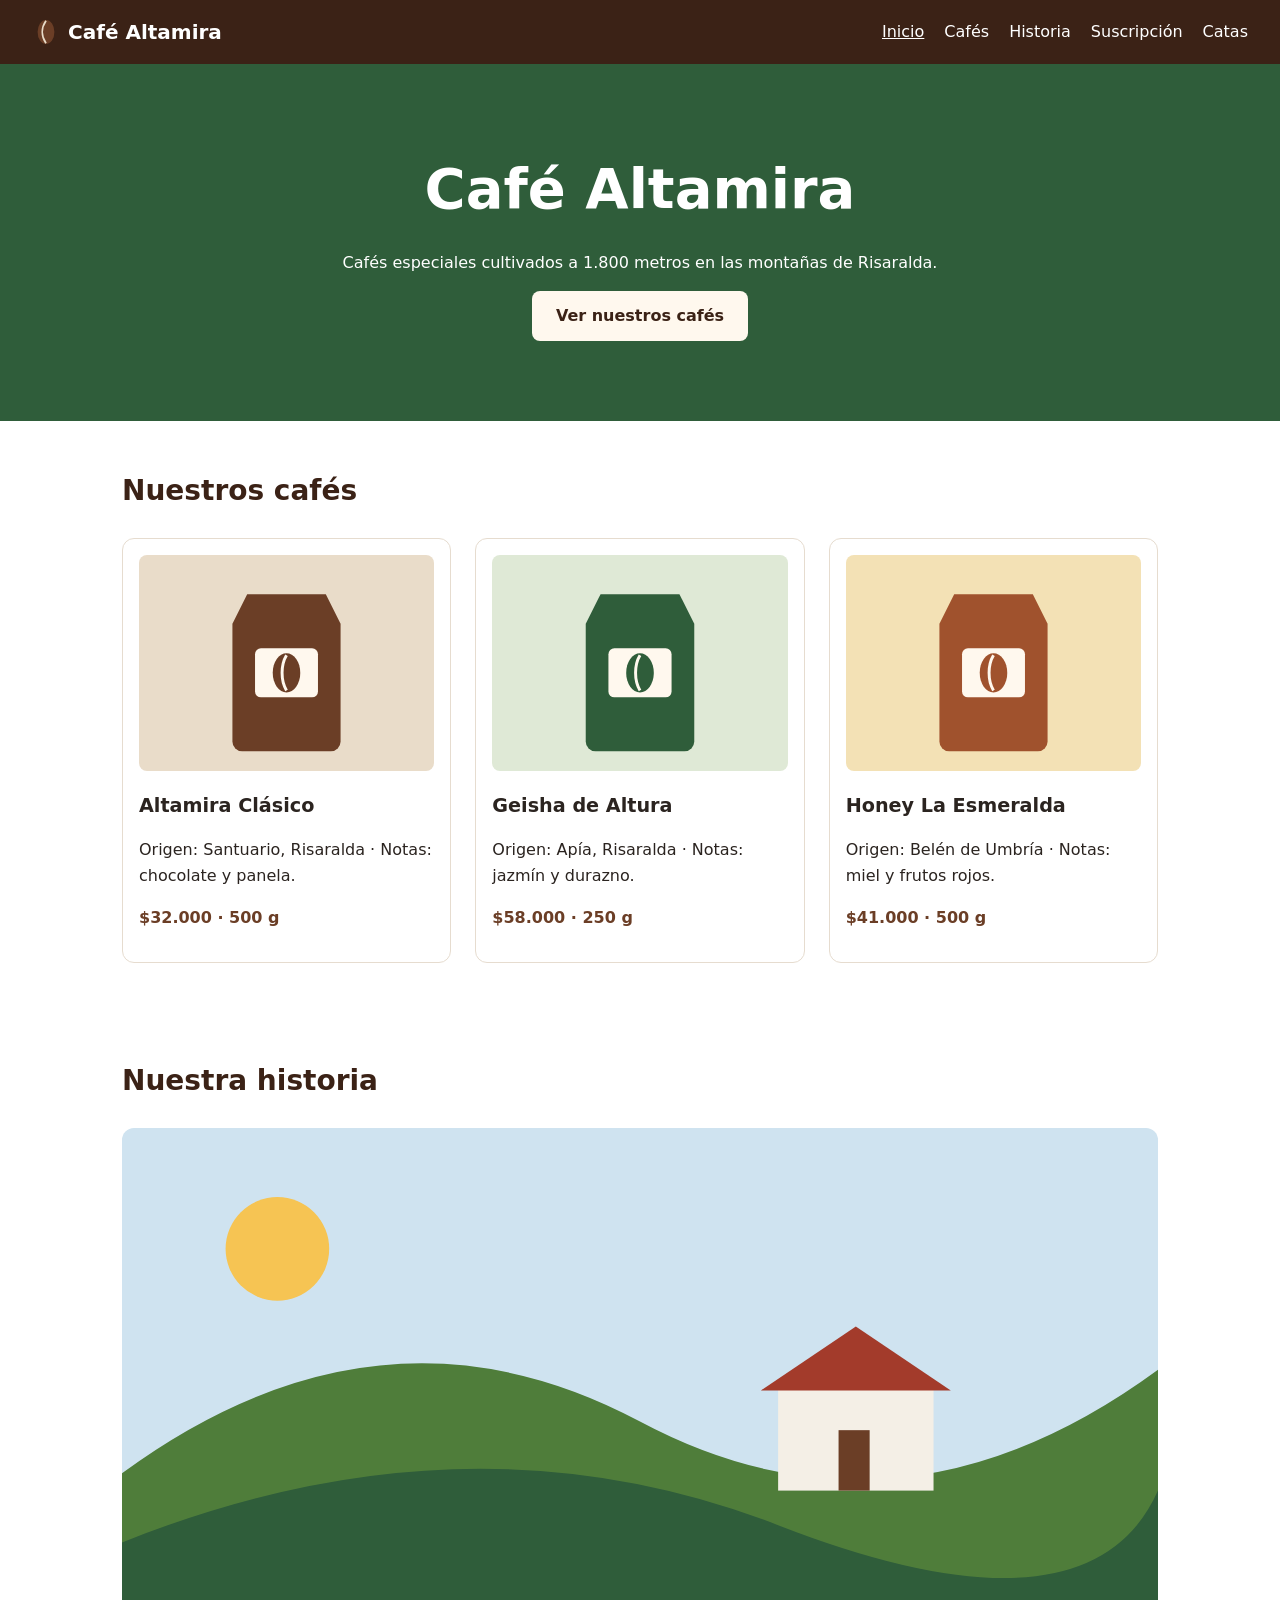
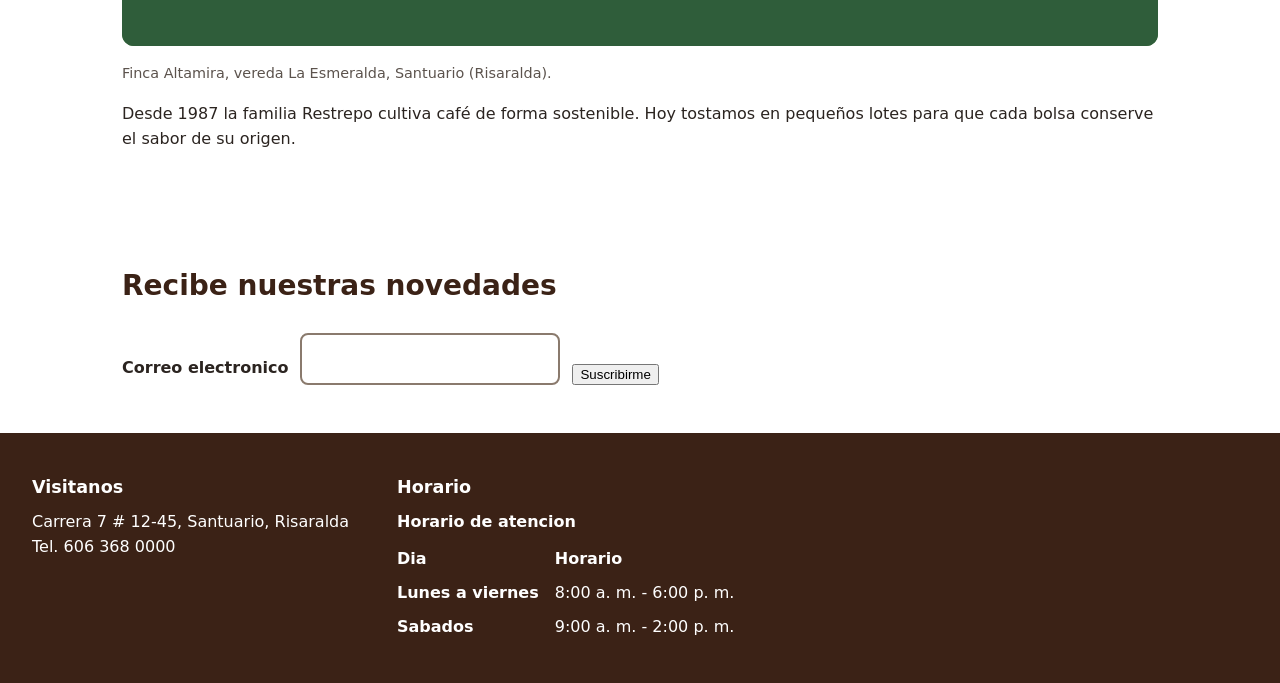
<file: index.html>
<!doctype html>
<html lang="es">
  <head>
    <meta charset="UTF-8" />
    <meta name="viewport" content="width=device-width, initial-scale=1.0" />
    <title>Café Altamira · Cafés especiales del Eje Cafetero</title>
    <link rel="stylesheet" href="css/estilos.css" />
  </head>
  <body>
    <a class="saltar" href="#contenido">Saltar al contenido</a>
    <!-- ============================================================
       TODO G1 (parte 1): el PRIMER elemento del body debe ser un enlace
       "Saltar al contenido" con class="saltar" que lleve a #contenido.
       ============================================================ -->

    <!-- ============================================================
       EJEMPLO RESUELTO 1 · Encabezado y navegación
       - <header> es un landmark: el lector de pantalla lo anuncia como "banner".
       - <nav> con aria-label distingue este menú de otros menús de la página.
       - Los enlaces van en una lista <ul>: el lector anuncia "lista, 4 elementos".
       ============================================================ -->
    <header class="encabezado">
      <a class="logo" href="index.html">
        <img src="img/grano.svg" alt="" width="28" height="28" />
        Café Altamira
      </a>
      <nav aria-label="Principal">
        <ul class="menu">
          <li><a href="index.html" aria-current="page">Inicio</a></li>
          <li><a href="#cafes">Cafés</a></li>
          <li><a href="#historia">Historia</a></li>
          <li><a href="#suscripcion">Suscripción</a></li>
          <li><a href="eventos.html">Catas</a></li>
        </ul>
      </nav>
    </header>

    <!-- TODO G1 (parte 2): este div es el contenido principal.
       Conviértelo en <main id="contenido"> (y cierra con </main>). -->
    <main id="contenido">
      <!-- TODO G1 (parte 3): el título de la portada es un div con letra grande.
         Debe ser el ÚNICO <h1> de la página. -->
      <div class="hero">
        <h1>Café Altamira</h1>
        <p>
          Cafés especiales cultivados a 1.800 metros en las montañas de
          Risaralda.
        </p>
        <a class="boton" href="#cafes">Ver nuestros cafés</a>
      </div>

      <!-- ============================================================
         TODO G2 · Catálogo
         - El contenedor debe ser <section id="cafes"> con un <h2>.
         - Cada producto debe ser un <article> con el nombre en <h3>.
         - Cada imagen necesita un alt que describa el producto (no el nombre del archivo).
         ============================================================ -->
      <section class="seccion" id="cafes">
        <h2>Nuestros cafés</h2>

        <div class="productos">
          <article class="producto">
            <img
              src="img/cafe-clasico.svg"
              alt="Bolsa de café Altamira Clásico de 500 gramos"
              width="300"
              height="220"
            />
            <h3>Altamira Clásico</h3>
            <p>Origen: Santuario, Risaralda · Notas: chocolate y panela.</p>
            <p class="precio">$32.000 · 500 g</p>
          </article>

          <article class="producto">
            <img
              src="img/cafe-geisha.svg"
              alt="Bolsa de café Geisha de Altura de 250 gramos"
              width="300"
              height="220"
            />
            <h3>Geisha de Altura</h3>
            <p>Origen: Apía, Risaralda · Notas: jazmín y durazno.</p>
            <p class="precio">$58.000 · 250 g</p>
          </article>

          <article class="producto">
            <img
              src="img/cafe-honey.svg"
              alt="Bolsa de café Honey La Esmeralda de 500 gramos"
              width="300"
              height="220"
            />
            <h3>Honey La Esmeralda</h3>
            <p>Origen: Belén de Umbría · Notas: miel y frutos rojos.</p>
            <p class="precio">$41.000 · 500 g</p>
          </article>
        </div>
      </section>

      <!-- ============================================================
         EJEMPLO RESUELTO 2 · Sección con figura
         - aria-labelledby une la sección con su título: el lector la anuncia
           como "región, Nuestra historia".
         - <figure> + <figcaption> asocian la imagen con su pie de foto.
         - El alt describe lo que se VE; el figcaption agrega contexto.
         ============================================================ -->
      <section id="historia" class="seccion" aria-labelledby="historia-titulo">
        <h2 id="historia-titulo">Nuestra historia</h2>
        <figure class="figura">
          <img
            src="img/finca.svg"
            width="600"
            height="300"
            alt="Casa de la finca con techo rojo entre montañas verdes cubiertas de cafetales"
          />
          <figcaption>
            Finca Altamira, vereda La Esmeralda, Santuario (Risaralda).
          </figcaption>
        </figure>
        <p>
          Desde 1987 la familia Restrepo cultiva café de forma sostenible. Hoy
          tostamos en pequeños lotes para que cada bolsa conserve el sabor de su
          origen.
        </p>
      </section>

      <!-- ============================================================
         TODO G3 · Suscripción
         - Usa <section id="suscripcion"> con un <h2> y un <form> real.
         - El campo de correo necesita: <label for="...">, type="email", id y required.
         - El "botón" es un div con onclick: cámbialo por <button type="submit">.
         ============================================================ -->
      <section class="seccion" id="suscripcion">
        <h2>Recibe nuestras novedades</h2>

        <form class="formulario" action="#" method="post">
          <label for="correo">Correo electronico</label>
          <input type="email" id="correo" name="correo" required />

          <button type="submit">Suscribirme</button>
        </form>
      </section>
    </main>

    <!-- ============================================================
       TODO G4 · Pie de página
       - El contenedor debe ser <footer>.
       - La dirección y el teléfono van dentro de <address>.
       - El horario es una tabla de datos: <table> con <caption>,
         y celdas de encabezado <th scope="col"> / <th scope="row">.
       ============================================================ -->
    <footer class="pie">
      <div>
        <div class="pie-titulo">Visitanos</div>

        <address>
          Carrera 7 # 12-45, Santuario, Risaralda<br />
          Tel. 606 368 0000
        </address>
      </div>

      <div>
        <div class="pie-titulo">Horario</div>

        <table>
          <caption>
            Horario de atencion
          </caption>
          <thead>
            <tr>
              <th scope="col">Dia</th>
              <th scope="col">Horario</th>
            </tr>
          </thead>
          <tbody>
            <tr>
              <th scope="row">Lunes a viernes</th>
              <td>8:00 a. m. - 6:00 p. m.</td>
            </tr>
            <tr>
              <th scope="row">Sabados</th>
              <td>9:00 a. m. - 2:00 p. m.</td>
            </tr>
          </tbody>
        </table>
      </div>
    </footer>
  </body>
</html>
</file>
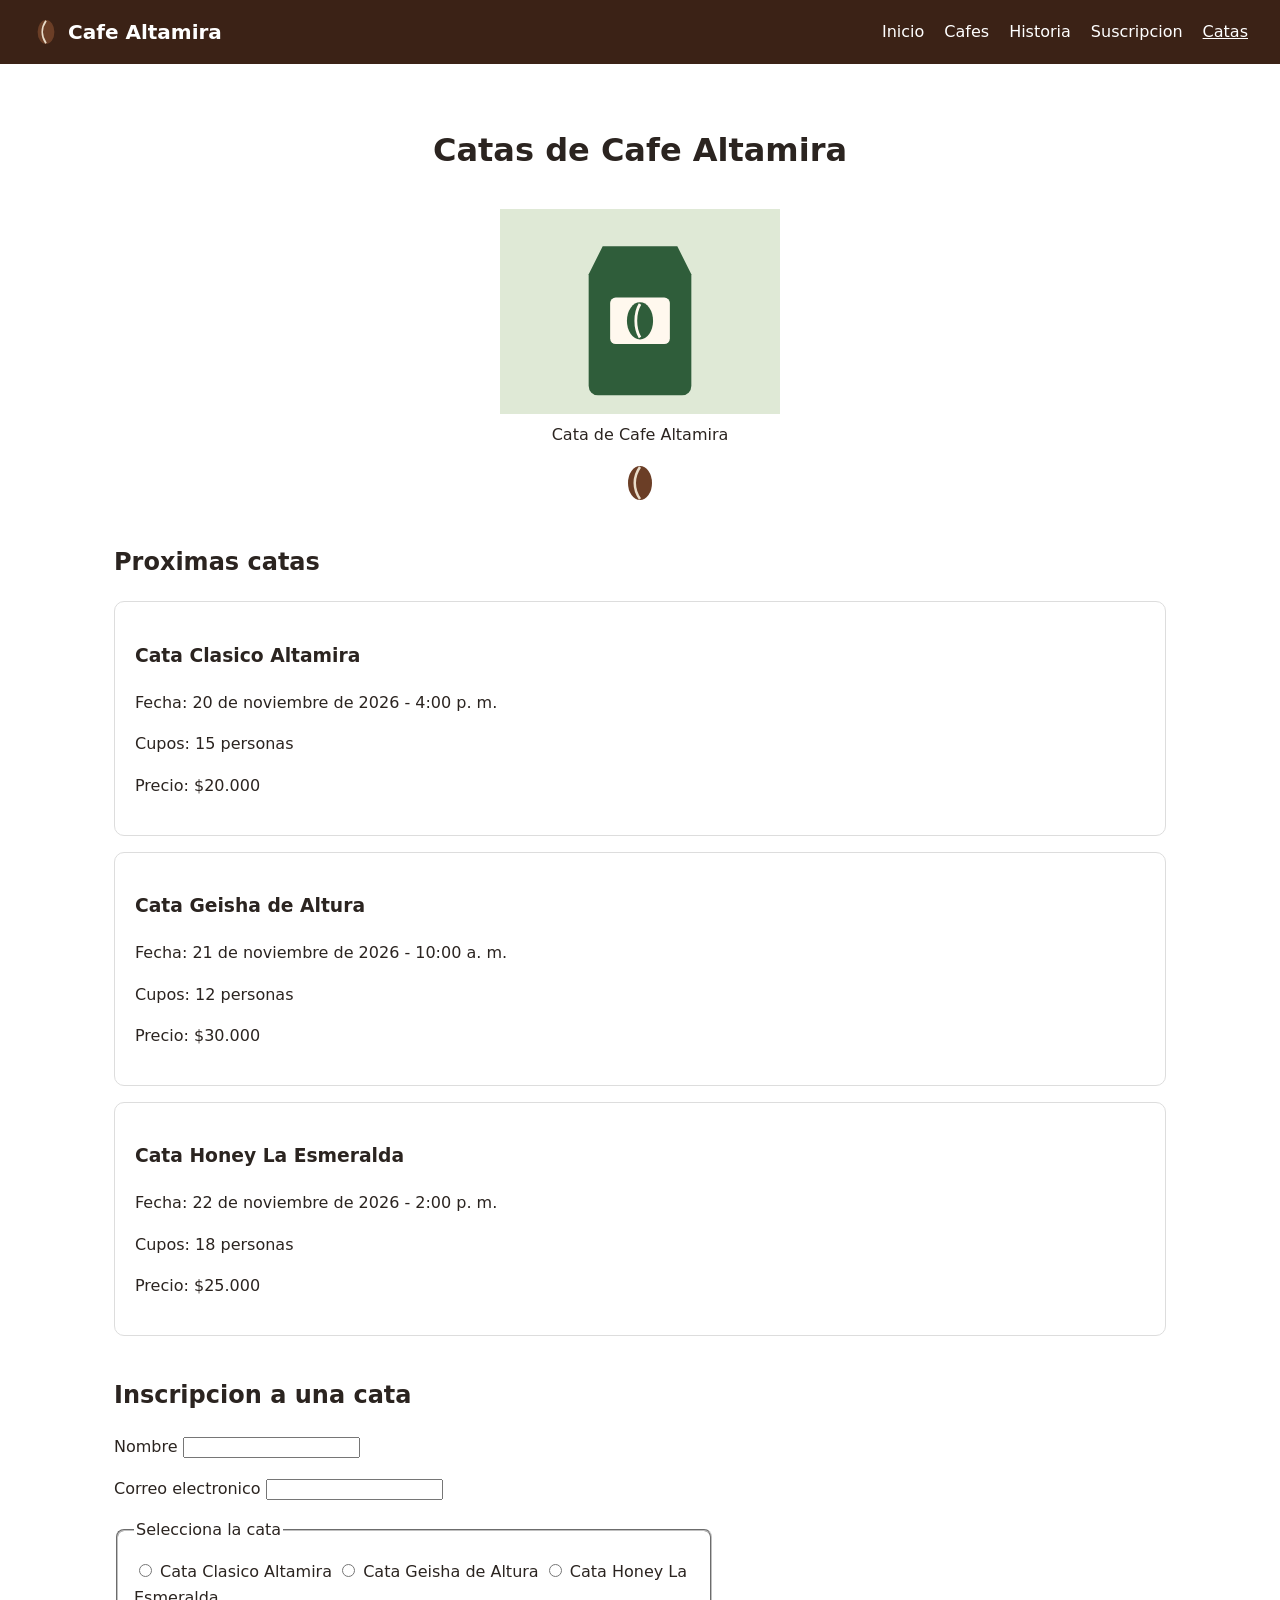
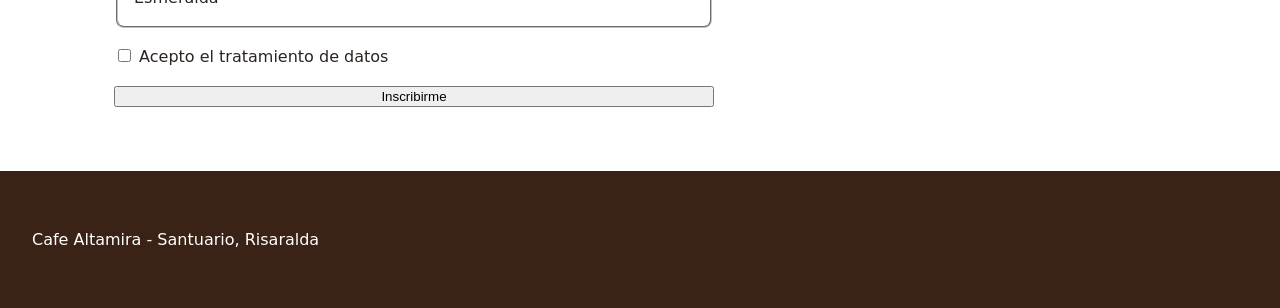
<file: eventos.html>
<!doctype html>
<html lang="es">
  <head>
    <meta charset="UTF-8" />
    <meta name="viewport" content="width=device-width, initial-scale=1.0" />
    <title>Catas de cafe - Cafe Altamira</title>
    <link rel="stylesheet" href="css/estilos.css" />
  </head>

  <body>
    <a class="saltar" href="#contenido">Saltar al contenido</a>

    <header class="encabezado">
      <a class="logo" href="index.html">
        <img src="img/grano.svg" alt="" width="28" height="28" />
        Cafe Altamira
      </a>

      <nav aria-label="Principal">
        <ul class="menu">
          <li><a href="index.html">Inicio</a></li>
          <li><a href="index.html#cafes">Cafes</a></li>
          <li><a href="index.html#historia">Historia</a></li>
          <li><a href="index.html#suscripcion">Suscripcion</a></li>
          <li><a href="eventos.html" aria-current="page">Catas</a></li>
        </ul>
      </nav>
    </header>

    <main id="contenido" class="eventos">
      <h1>Catas de Cafe Altamira</h1>
      <figure class="evento-portada">
        <img
          src="img/cafe-geisha.svg"
          alt="Bolsa de cafe Geisha de Altura"
          width="300"
          height="220"
        />
        <figcaption>Cata de Cafe Altamira</figcaption>
      </figure>

      <img class="grano-decorativo" src="img/grano.svg" alt="" width="40" height="40">

      <section aria-labelledby="catas-titulo">
        <h2 id="catas-titulo">Proximas catas</h2>

        <article>
          <h3>Cata Clasico Altamira</h3>
          <p>
            Fecha:
            <time datetime="2026-11-20T16:00"
              >20 de noviembre de 2026 - 4:00 p. m.</time
            >
          </p>
          <p>Cupos: 15 personas</p>
          <p>Precio: $20.000</p>
        </article>

        <article>
          <h3>Cata Geisha de Altura</h3>
          <p>
            Fecha:
            <time datetime="2026-11-21T10:00"
              >21 de noviembre de 2026 - 10:00 a. m.</time
            >
          </p>
          <p>Cupos: 12 personas</p>
          <p>Precio: $30.000</p>
        </article>

        <article>
          <h3>Cata Honey La Esmeralda</h3>
          <p>
            Fecha:
            <time datetime="2026-11-22T14:00"
              >22 de noviembre de 2026 - 2:00 p. m.</time
            >
          </p>
          <p>Cupos: 18 personas</p>
          <p>Precio: $25.000</p>
        </article>
      </section>
      <section aria-labelledby="inscripcion-titulo">
        <h2 id="inscripcion-titulo">Inscripcion a una cata</h2>

        <form action="#" method="post">
          <div>
            <label for="nombre">Nombre</label>
            <input type="text" id="nombre" name="nombre" required />
          </div>

          <div>
            <label for="correo">Correo electronico</label>
            <input type="email" id="correo" name="correo" required />
          </div>

          <fieldset>
            <legend>Selecciona la cata</legend>

            <input
              type="radio"
              id="clasico"
              name="cata"
              value="clasico"
              required
            />
            <label for="clasico">Cata Clasico Altamira</label>

            <input type="radio" id="geisha" name="cata" value="geisha" />
            <label for="geisha">Cata Geisha de Altura</label>

            <input type="radio" id="honey" name="cata" value="honey" />
            <label for="honey">Cata Honey La Esmeralda</label>
          </fieldset>

          <div>
            <input type="checkbox" id="datos" name="datos" required />
            <label for="datos">Acepto el tratamiento de datos</label>
          </div>

          <button type="submit">Inscribirme</button>
        </form>
      </section>
    </main>

    <footer class="pie">
      <p>Cafe Altamira - Santuario, Risaralda</p>
    </footer>
  </body>
</html>
</file>
<file: css/estilos.css>
/* ===== Café Altamira · estilos base ===== */
:root {
  --cafe: #6b3e26;
  --cafe-oscuro: #3b2216;
  --verde: #2f5d3a;
  --crema: #fff8ee;
  --texto: #2b2420;
}

* { box-sizing: border-box; }

body {
  margin: 0;
  font-family: system-ui, "Segoe UI", Arial, sans-serif;
  color: var(--texto);
  background: #ffffff;
  line-height: 1.6;
}

/* TODO G1 (parte 4): esta regla esconde el foco y deja sin guía a quien
   navega con teclado. Bórrala y agrega una regla :focus-visible con un
   outline visible (por ejemplo 3px solid). */
:focus-visible {
  outline: 3px solid #f6c453;
  outline-offset: 2px;
}

/* Enlace "Saltar al contenido": oculto hasta que recibe el foco */
.saltar {
  position: absolute;
  left: 1rem;
  top: -3rem;
  padding: .5rem 1rem;
  background: var(--cafe-oscuro);
  color: #fff;
  z-index: 10;
}
.saltar:focus { top: 1rem; }

/* ----- Encabezado ----- */
.encabezado {
  display: flex;
  flex-wrap: wrap;
  justify-content: space-between;
  align-items: center;
  gap: 1rem;
  padding: 1rem 2rem;
  background: var(--cafe-oscuro);
}
.logo {
  display: flex;
  align-items: center;
  gap: .5rem;
  color: #fff;
  font-weight: 700;
  font-size: 1.25rem;
  text-decoration: none;
}
.menu {
  display: flex;
  flex-wrap: wrap;
  gap: .5rem 1.25rem;
  list-style: none;
  margin: 0;
  padding: 0;
}
.menu a { color: #fff; text-decoration: none; }
.menu a:hover,
.menu a[aria-current="page"] { text-decoration: underline; }

/* ----- Portada ----- */
.hero {
  padding: 5rem 2rem;
  text-align: center;
  background: var(--verde);
  color: #fff;
}
.hero h1,
.titulo-grande {
  margin: 0 0 .5rem;
  font-size: clamp(2rem, 6vw, 3.5rem);
  font-weight: 800;
}
.boton {
  display: inline-block;
  padding: .75rem 1.5rem;
  border: 0;
  border-radius: .5rem;
  background: var(--crema);
  color: var(--cafe-oscuro);
  font: inherit;
  font-weight: 700;
  text-decoration: none;
  cursor: pointer;
}

/* ----- Secciones ----- */
.seccion {
  max-width: 1100px;
  margin: 0 auto;
  padding: 3rem 2rem;
}
.seccion h2,
.subtitulo {
  font-size: 1.75rem;
  font-weight: 700;
  margin: 0 0 1.5rem;
  color: var(--cafe-oscuro);
}

/* ----- Catálogo ----- */
.productos {
  display: grid;
  grid-template-columns: repeat(auto-fit, minmax(240px, 1fr));
  gap: 1.5rem;
}
.producto {
  padding: 1rem;
  border: 1px solid #e6dccf;
  border-radius: .75rem;
  background: #fff;
}
.producto img { width: 100%; height: auto; border-radius: .5rem; }
.producto h3,
.nombre { font-size: 1.2rem; font-weight: 700; margin: .75rem 0 .25rem; }

/* TODO G2 (parte 4): este color tiene un contraste de 2.7:1 sobre blanco.
   WCAG AA pide 4.5:1. Cámbialo por uno más oscuro (por ejemplo var(--cafe)). */
.precio {
  font-weight: 700;
  color: var(--cafe);
}

/* ----- Historia ----- */
.figura { margin: 0 0 1rem; }
.figura img { width: 100%; height: auto; border-radius: .75rem; }
.figura figcaption { font-size: .9rem; color: #5c534d; margin-top: .5rem; }

/* ----- Suscripción ----- */
.formulario {
  display: flex;
  flex-wrap: wrap;
  gap: .75rem;
  align-items: flex-end;
}
.formulario label { display: block; font-weight: 600; margin-bottom: .25rem; }
.formulario input {
  padding: .7rem 1rem;
  min-width: 260px;
  border: 2px solid #8a7a6d;
  border-radius: .5rem;
  font: inherit;
}
.formulario .boton { background: var(--cafe); color: #fff; }

/* ----- Pie ----- */
.pie {
  display: flex;
  flex-wrap: wrap;
  gap: 3rem;
  padding: 2.5rem 2rem;
  background: var(--cafe-oscuro);
  color: #fff;
}
.pie h2,
.pie-titulo { font-size: 1.1rem; font-weight: 700; margin: 0 0 .5rem; }
.pie address { font-style: normal; }
.pie a { color: #fff; }
.pie table { border-collapse: collapse; }
.pie caption { text-align: left; font-weight: 700; margin-bottom: .5rem; }
.pie th,
.pie td { text-align: left; padding: .25rem 1rem .25rem 0; }

.eventos {
  max-width: 1100px;
  margin: 0 auto;
  padding: 2.5rem 1.5rem 4rem;
}

.eventos > h1 {
  text-align: center;
  margin-bottom: 2rem;
}

.evento-portada {
  text-align: center;
  margin: 0 auto 1rem;
}

.evento-portada img {
  width: 280px;
  max-width: 100%;
  height: auto;
}

.grano-decorativo {
  display: block;
  margin: 1rem auto 2rem;
}

.eventos section {
  margin-top: 2.5rem;
}

.eventos article {
  background: #fff;
  border: 1px solid #ddd;
  border-radius: 10px;
  padding: 1.25rem;
  margin-bottom: 1rem;
}

.eventos form {
  max-width: 600px;
  display: grid;
  gap: 1rem;
}

.eventos fieldset {
  padding: 1rem;
  border-radius: 8px;
}
</file>
